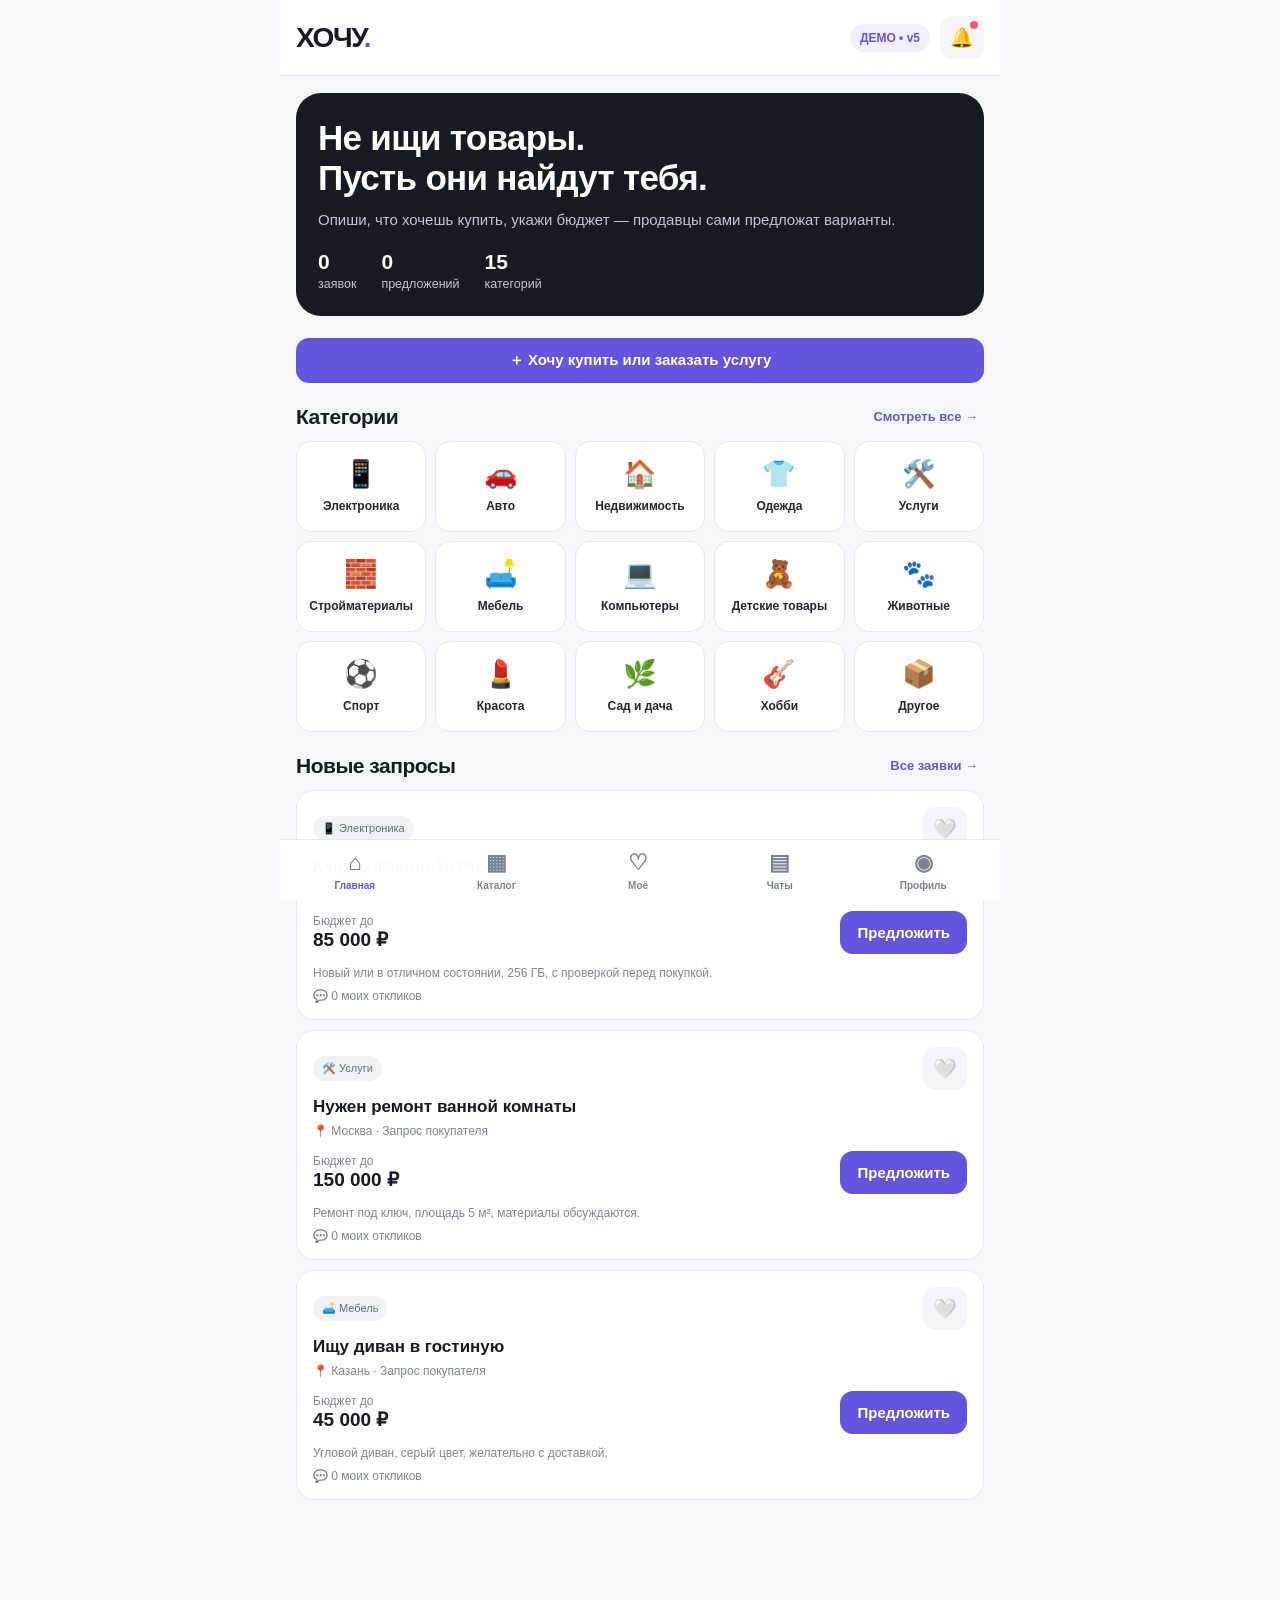
<file: HOCHU_universal_v5.html>
<!doctype html><html lang="ru"><head><meta charset="utf-8"><meta name="viewport" content="width=device-width,initial-scale=1,viewport-fit=cover"><meta name="theme-color" content="#ffffff"><title>ХОЧУ. — Маркетплейс наоборот</title>
<style>
:root{--ink:#171923;--muted:#818594;--border:#e7e8ee;--bg:#f6f7fa;--purple:#6456dc;--lav:#f0eeff;--green:#139768}*{box-sizing:border-box}body{margin:0;background:var(--bg);color:var(--ink);font-family:-apple-system,BlinkMacSystemFont,"Segoe UI",sans-serif;font-size:15px}button,input,textarea,select{font:inherit}button{cursor:pointer}button:disabled{opacity:.5}button:focus-visible,input:focus-visible,textarea:focus-visible,select:focus-visible{outline:2px solid var(--purple);outline-offset:2px}button{border:0}.app{max-width:720px;margin:auto;min-height:100vh;padding-bottom:95px}.header{position:sticky;top:0;background:#fffffff2;backdrop-filter:blur(12px);z-index:9;border-bottom:1px solid var(--border)}.headinner{padding:16px;display:flex;justify-content:space-between;align-items:center}.brand{font-size:28px;font-weight:900;letter-spacing:-1.4px}.brand i{color:var(--purple);font-style:normal}.pill{background:var(--lav);color:var(--purple);padding:7px 10px;border-radius:30px;font-size:12px;font-weight:700}.iconbtn{background:#f4f4f9;padding:10px;border-radius:12px;font-size:19px;position:relative}.dot{position:absolute;right:6px;top:5px;background:#ff5577;width:8px;height:8px;border-radius:50%}.page{padding:17px 16px;display:none}.page.active{display:block}.hero{background:#171923;color:white;border-radius:25px;padding:25px 22px;margin-bottom:22px}.hero h1{font-size:29px;line-height:1.13;letter-spacing:-.7px;margin:0 0 12px}.hero p{color:#c4c5d0;line-height:1.5;margin:0 0 18px}.stats{display:flex;gap:25px}.stats strong{font-size:21px;display:block}.stats small{color:#c5c6d0}.section{display:flex;align-items:center;justify-content:space-between;margin:22px 0 12px;gap:8px}.section h2{font-size:21px;margin:0;letter-spacing:-.5px}.link{color:var(--purple);background:none;font-size:13px;font-weight:700}.catgrid{display:grid;grid-template-columns:repeat(3,minmax(0,1fr));gap:9px}.cat{background:white;border:1px solid var(--border);border-radius:15px;min-height:91px;padding:12px 6px;text-align:center;color:#242632;font-size:12px;font-weight:650;line-height:1.25}.cat .emoji{font-size:27px;display:block;margin-bottom:8px}.cat.selected{background:var(--lav);border-color:#867aff;color:#4436bf}.field{width:100%;background:#fff;border:1px solid var(--border);border-radius:14px;padding:14px;min-height:48px;color:var(--ink)}textarea.field{min-height:95px;resize:vertical}.search{margin:12px 0 15px}.btn{padding:13px 17px;background:var(--purple);color:#fff;border-radius:13px;font-weight:750}.btn.block{width:100%}.btn.secondary{background:var(--lav);color:var(--purple)}.btn.light{background:#f1f2f6;color:var(--ink)}.btn.danger{background:#ffebee;color:#c2334b}.grid2{display:grid;grid-template-columns:1fr 1fr;gap:10px}.card{background:#fff;border:1px solid var(--border);border-radius:18px;padding:16px;margin:10px 0}.card h3{font-size:17px;margin:7px 0}.muted{color:var(--muted)}.small{font-size:12px}.row{display:flex;align-items:center;gap:10px}.between{justify-content:space-between}.stack{display:flex;flex-direction:column;gap:9px}.chip{border-radius:100px;background:#f1f2f6;padding:6px 9px;font-size:11px;color:#686e7b;display:inline-block}.chip.green{background:#e7f8ee;color:#168658}.price{font-size:19px;font-weight:850}.empty{text-align:center;background:#fff;border:1px dashed #dbdce6;border-radius:16px;color:var(--muted);padding:27px 17px;line-height:1.5;margin:12px 0}.empty b{display:block;color:var(--ink);margin:8px}.tabs{display:flex;gap:7px;overflow:auto;margin:12px 0 18px;scrollbar-width:none}.tab{white-space:nowrap;padding:10px 14px;border-radius:12px;background:#fff;border:1px solid var(--border);color:#6a6e7b;font-weight:650}.tab.active{background:#171923;color:white}.bottom{position:fixed;bottom:0;left:50%;transform:translateX(-50%);width:100%;max-width:720px;z-index:10;display:flex;background:#fffffffa;border-top:1px solid var(--border);padding:9px 4px calc(8px + env(safe-area-inset-bottom));justify-content:space-around}.nav{background:none;color:#7d8290;display:flex;flex-direction:column;align-items:center;gap:4px;min-width:55px;font-size:10px;font-weight:650}.nav .ico{font-size:22px}.nav.active{color:var(--purple)}.avatar{width:62px;height:62px;border-radius:20px;background:linear-gradient(135deg,#9186fd,#5142c9);display:flex;align-items:center;justify-content:center;font-size:26px;color:white;font-weight:850;flex-shrink:0}.menu{width:100%;padding:17px 3px;text-align:left;background:white;border-bottom:1px solid var(--border);display:flex;align-items:center;justify-content:space-between;font-weight:600;color:var(--ink)}.modaloverlay{position:fixed;inset:0;background:#17192399;z-index:30;display:none;align-items:flex-end;justify-content:center}.modaloverlay.show{display:flex}.modal{background:#fff;border-radius:24px 24px 0 0;padding:20px;width:100%;max-width:720px;max-height:88dvh;overflow:auto;padding-bottom:calc(24px + env(safe-area-inset-bottom))}.modal h2{margin:0 0 14px;font-size:22px}.modal label{font-size:12px;color:#656a78;font-weight:700;display:block;margin:13px 0 7px}.close{float:right;background:#f2f3f6;border-radius:50%;width:32px;height:32px;font-size:20px}.toast{position:fixed;bottom:100px;left:50%;transform:translateX(-50%);z-index:50;background:#242532;color:white;border-radius:12px;padding:12px 17px;max-width:90vw;box-shadow:0 5px 25px #0003;display:none;font-size:13px}.chatbox{height:240px;overflow:auto;background:#f6f6fa;border-radius:14px;padding:12px;display:flex;flex-direction:column;gap:7px}.bubble{max-width:85%;padding:9px 12px;background:white;border-radius:13px;align-self:flex-start;font-size:13px}.bubble.mine{background:#e6e2ff;align-self:flex-end}.note{background:#fff8e9;border:1px solid #f5e3b3;border-radius:12px;padding:11px;font-size:12px;color:#806c37;line-height:1.5}.hide{display:none!important}@media(min-width:600px){.catgrid{grid-template-columns:repeat(5,1fr)}.hero h1{font-size:35px}}
</style></head><body><div class="app"><header class="header"><div class="headinner"><div class="brand">ХОЧУ<i>.</i></div><div class="row"><span class="pill">ДЕМО • v5</span><button class="iconbtn" aria-label="Уведомления" onclick="navigate('notifications')">🔔<span class="dot" id="notifyDot"></span></button></div></div></header>
<main>
<section id="home" class="page active"><div class="hero"><h1>Не ищи товары.<br>Пусть они найдут тебя.</h1><p>Опиши, что хочешь купить, укажи бюджет — продавцы сами предложат варианты.</p><div class="stats"><span><strong id="nRequests">0</strong><small>заявок</small></span><span><strong id="nOffers">0</strong><small>предложений</small></span><span><strong id="nCategories">15</strong><small>категорий</small></span></div></div><button class="btn block" onclick="openRequest()">＋ Хочу купить или заказать услугу</button><div class="section"><h2>Категории</h2><button class="link" onclick="navigate('catalog')">Смотреть все →</button></div><div class="catgrid" id="homeCats"><button class="cat" onclick="chooseCategory('Электроника')"><span class="emoji">📱</span>Электроника</button><button class="cat" onclick="chooseCategory('Авто')"><span class="emoji">🚗</span>Авто</button><button class="cat" onclick="chooseCategory('Недвижимость')"><span class="emoji">🏠</span>Недвижимость</button><button class="cat" onclick="chooseCategory('Одежда')"><span class="emoji">👕</span>Одежда</button><button class="cat" onclick="chooseCategory('Услуги')"><span class="emoji">🛠️</span>Услуги</button><button class="cat" onclick="chooseCategory('Стройматериалы')"><span class="emoji">🧱</span>Стройматериалы</button></div><div class="section"><h2>Новые запросы</h2><button class="link" onclick="navigate('catalog')">Все заявки →</button></div><div id="recentRequests"></div></section>
<section id="catalog" class="page"><div class="section"><h2>Каталог запросов</h2><button class="btn secondary" onclick="openRequest()">＋ Запрос</button></div><input class="field search" id="search" placeholder="🔎 Что ищут покупатели?" oninput="renderCatalog()"><div class="grid2"><select class="field" id="categoryFilter" onchange="renderCatalog()"><option value="">Все категории</option></select><select class="field" id="sortFilter" onchange="renderCatalog()"><option value="new">Сначала новые</option><option value="cheap">Бюджет ↑</option><option value="expensive">Бюджет ↓</option></select></div><div class="tabs"><button class="tab active" id="roleAll" onclick="setCatalogRole('all')">Все заявки</button><button class="tab" id="roleMine" onclick="setCatalogRole('mine')">Мои заявки</button><button class="tab" id="roleFav" onclick="setCatalogRole('fav')">Избранное</button></div><div id="catalogResults"></div></section>
<section id="inbox" class="page"><div class="section"><h2>Сообщения</h2><span class="chip">Демо-чат</span></div><div id="chatList"></div></section>
<section id="activity" class="page"><div class="section"><h2>Моя активность</h2></div><div class="tabs"><button class="tab active" id="activityRequests" onclick="setActivity('requests')">Мои заявки</button><button class="tab" id="activityOffers" onclick="setActivity('offers')">Мои отклики</button><button class="tab" id="activityFavorites" onclick="setActivity('favorites')">Избранное</button></div><div id="activityBody"></div></section>
<section id="profile" class="page"><div class="section"><h2>Личный кабинет</h2><button class="link" onclick="openProfileEdit()">Изменить</button></div><div class="card"><div class="row"><div class="avatar" id="profileAvatar">Г</div><div><h2 id="profileName" style="margin:0 0 5px;font-size:21px">Гость</h2><div class="muted small" id="profileCity">Город не указан</div><div class="chip green" style="margin-top:7px">● Демо-профиль</div></div></div><div class="grid2" style="margin-top:17px"><div class="card" style="margin:0;text-align:center"><strong id="profileReqCount" style="font-size:23px">0</strong><div class="small muted">Мои заявки</div></div><div class="card" style="margin:0;text-align:center"><strong id="profileOfferCount" style="font-size:23px">0</strong><div class="small muted">Мои отклики</div></div></div></div><div class="section"><h2>Покупатель и продавец</h2></div><div class="card"><button class="menu" onclick="navigate('activity');setActivity('requests')">🛍️ Мои покупки и запросы <span>›</span></button><button class="menu" onclick="navigate('activity');setActivity('offers')">🏷️ Мои предложения продавца <span>›</span></button><button class="menu" onclick="navigate('activity');setActivity('favorites')">❤️ Избранное <span>›</span></button><button class="menu" onclick="navigate('inbox')">💬 Мои сообщения <span>›</span></button><button class="menu" onclick="navigate('notifications')">🔔 Уведомления <span>›</span></button><button class="menu" onclick="openSettings()">⚙️ Настройки <span>›</span></button></div><div class="note">🔒 Пока это демоверсия: профиль, заявки, отклики и сообщения хранятся только в браузере на этом устройстве. Регистрации, платежей и реальных пользователей нет.</div></section>
<section id="notifications" class="page"><div class="section"><h2>Уведомления</h2><button class="link" onclick="markRead()">Прочитать все</button></div><div id="notificationsBody"></div></section>
</main><nav class="bottom"><button class="nav active" data-page="home" onclick="navigate('home')"><span class="ico">⌂</span>Главная</button><button class="nav" data-page="catalog" onclick="navigate('catalog')"><span class="ico">▦</span>Каталог</button><button class="nav" data-page="activity" onclick="navigate('activity')"><span class="ico">♡</span>Моё</button><button class="nav" data-page="inbox" onclick="navigate('inbox')"><span class="ico">▤</span>Чаты</button><button class="nav" data-page="profile" onclick="navigate('profile')"><span class="ico">◉</span>Профиль</button></nav></div>
<div class="modaloverlay" id="overlay" onclick="if(event.target===this)closeModal()"><div class="modal" id="modal"></div></div><div class="toast" id="toast"></div>
<script>
'use strict';
const cats=[['📱','Электроника'],['🚗','Авто'],['🏠','Недвижимость'],['👕','Одежда'],['🛠️','Услуги'],['🧱','Стройматериалы'],['🛋️','Мебель'],['💻','Компьютеры'],['🧸','Детские товары'],['🐾','Животные'],['⚽','Спорт'],['💄','Красота'],['🌿','Сад и дача'],['🎸','Хобби'],['📦','Другое']];
const sample=[{id:101,title:'Куплю iPhone 16 Pro',category:'Электроника',budget:85000,city:'Екатеринбург',description:'Новый или в отличном состоянии, 256 ГБ, с проверкой перед покупкой.',owner:'demo',created:5},{id:102,title:'Нужен ремонт ванной комнаты',category:'Услуги',budget:150000,city:'Москва',description:'Ремонт под ключ, площадь 5 м², материалы обсуждаются.',owner:'demo',created:4},{id:103,title:'Ищу диван в гостиную',category:'Мебель',budget:45000,city:'Казань',description:'Угловой диван, серый цвет, желательно с доставкой.',owner:'demo',created:3},{id:104,title:'Куплю зимние шины R18',category:'Авто',budget:60000,city:'Санкт-Петербург',description:'Комплект 4 шт., рассматриваю новые и б/у.',owner:'demo',created:2},{id:105,title:'Нужен газоблок для строительства',category:'Стройматериалы',budget:220000,city:'Екатеринбург',description:'Газобетон D500, доставка до участка, объём уточню.',owner:'demo',created:1}];
const initial={profile:{name:'Гость',city:'Екатеринбург',about:'',phone:'',notifications:true},requests:[],offers:[],favorites:[],messages:[],notifications:[{id:1,text:'Добро пожаловать в ХОЧУ.! Создайте первую заявку.',read:false,date:Date.now()}]};
let state;try{state=JSON.parse(localStorage.getItem('hochu_v5'))||structuredClone(initial)}catch(e){state=JSON.parse(JSON.stringify(initial))}state.profile||=initial.profile;for(const k of ['requests','offers','favorites','messages','notifications'])if(!Array.isArray(state[k]))state[k]=[];
let catalogRole='all',activityMode='requests';const $=id=>document.getElementById(id);const safe=s=>String(s??'').replace(/[&<>"']/g,c=>({'&':'&amp;','<':'&lt;','>':'&gt;','"':'&quot;',"'":'&#39;'}[c]));const money=n=>Number(n||0).toLocaleString('ru-RU')+' ₽';const all=()=>[...state.requests,...sample];const save=()=>{try{localStorage.setItem('hochu_v5',JSON.stringify(state))}catch(e){toast('Не удалось сохранить данные на устройстве')}};const me=id=>state.requests.some(x=>x.id===id);const uid=()=>Date.now()+Math.floor(Math.random()*10000);const announce=t=>{state.notifications.unshift({id:uid(),text:t,date:Date.now(),read:false});save()};function toast(s){$('toast').textContent=s;$('toast').style.display='block';clearTimeout(window.toastTimer);window.toastTimer=setTimeout(()=>$('toast').style.display='none',2700)}
function navigate(page){document.querySelectorAll('.page').forEach(el=>el.classList.toggle('active',el.id===page));document.querySelectorAll('.nav').forEach(el=>el.classList.toggle('active',el.dataset.page===page));scrollTo({top:0,behavior:'instant'});render()}
function setCatalogRole(role){catalogRole=role;renderCatalog()};function setActivity(mode){activityMode=mode;renderActivity()}
function chooseCategory(cat){navigate('catalog');$('categoryFilter').value=cat;renderCatalog()}
function requestCard(r){let mine=me(r.id),fav=state.favorites.includes(r.id),offers=state.offers.filter(o=>o.requestId===r.id).length;return `<article class="card"><div class="row between"><span class="chip">${safe(cats.find(c=>c[1]===r.category)?.[0]||'📦')} ${safe(r.category)}</span><button class="iconbtn" aria-label="${fav?'Убрать из избранного':'В избранное'}" onclick="toggleFavorite(${r.id})">${fav?'❤️':'🤍'}</button></div><h3>${safe(r.title)}</h3><div class="muted small" style="margin-bottom:13px">📍 ${safe(r.city)} · ${mine?'Моя заявка':'Запрос покупателя'}</div><div class="row between"><div><div class="muted small">Бюджет до</div><div class="price">${money(r.budget)}</div></div><button class="btn ${mine?'secondary':''}" onclick="${mine?`showRequest(${r.id})`:`openOffer(${r.id})`}">${mine?'Подробнее':'Предложить'}</button></div><div class="muted small" style="margin-top:12px">${safe(r.description)}</div><div class="small muted" style="margin-top:9px">💬 ${offers} моих откликов</div></article>`}
function renderHome(){$('nRequests').textContent=state.requests.length;$('nOffers').textContent=state.offers.length;$('nCategories').textContent=cats.length;$('homeCats').innerHTML=cats.map(c=>`<button class="cat" onclick="chooseCategory('${c[1]}')"><span class="emoji">${c[0]}</span>${safe(c[1])}</button>`).join('');$('recentRequests').innerHTML=all().slice(0,3).map(requestCard).join('')}
function renderCatalog(){const sel=$('categoryFilter');if(sel.options.length===1)sel.innerHTML='<option value="">Все категории</option>'+cats.map(c=>`<option value="${safe(c[1])}">${c[0]} ${safe(c[1])}</option>`).join('');document.querySelectorAll('#catalog .tab').forEach(el=>el.classList.toggle('active',el.id===({all:'roleAll',mine:'roleMine',fav:'roleFav'}[catalogRole])));let arr=all(),search=$('search').value.toLowerCase().trim(),cat=sel.value;if(cat)arr=arr.filter(x=>x.category===cat);if(search)arr=arr.filter(x=>(x.title+' '+x.description+' '+x.city).toLowerCase().includes(search));if(catalogRole==='mine')arr=arr.filter(x=>me(x.id));if(catalogRole==='fav')arr=arr.filter(x=>state.favorites.includes(x.id));if($('sortFilter').value==='cheap')arr.sort((a,b)=>a.budget-b.budget);else if($('sortFilter').value==='expensive')arr.sort((a,b)=>b.budget-a.budget);else arr.sort((a,b)=>(b.created||0)-(a.created||0));$('catalogResults').innerHTML=arr.length?arr.map(requestCard).join(''):'<div class="empty">🔎<b>Заявок пока нет</b>Попробуйте другую категорию или создайте свою заявку.</div>'}
function renderActivity(){document.querySelectorAll('#activity .tab').forEach(el=>el.classList.toggle('active',el.id===({requests:'activityRequests',offers:'activityOffers',favorites:'activityFavorites'}[activityMode])));let a='';if(activityMode==='requests'){a='<button class="btn block" onclick="openRequest()">＋ Создать заявку</button>'+ (state.requests.length?state.requests.map(requestCard).join(''):'<div class="empty">🛍️<b>Пока нет ваших заявок</b>Создайте запрос, чтобы получить предложения.</div>')}else if(activityMode==='offers'){a=state.offers.length?state.offers.map(o=>`<article class="card"><div class="small muted">${safe(all().find(r=>r.id===o.requestId)?.title||'Заявка удалена')}</div><h3>${money(o.price)}</h3><div class="muted small">${safe(o.description)}</div><button class="btn secondary" style="margin-top:12px" onclick="openChat(${o.id})">Переписка</button></article>`).join(''):'<div class="empty">🏷️<b>Откликов нет</b>Найдите заявку в каталоге и предложите товар или услугу.</div>'}else{let fav=all().filter(r=>state.favorites.includes(r.id));a=fav.length?fav.map(requestCard).join(''):'<div class="empty">❤️<b>Избранное пусто</b>Сохраняйте интересные заявки сердечком.</div>'}$('activityBody').innerHTML=a}
function renderProfile(){$('profileName').textContent=state.profile.name||'Гость';$('profileCity').textContent=state.profile.city||'Город не указан';$('profileAvatar').textContent=(state.profile.name||'Г').trim()[0].toUpperCase();$('profileReqCount').textContent=state.requests.length;$('profileOfferCount').textContent=state.offers.length}
function renderInbox(){let msgs=state.offers.map(o=>`<div class="card" onclick="openChat(${o.id})" role="button" tabindex="0" onkeydown="if(event.key==='Enter')openChat(${o.id})"><div class="row between"><div><b>💬 ${safe(all().find(r=>r.id===o.requestId)?.title||'Заявка')}</b><div class="muted small">Ваше предложение: ${money(o.price)}</div></div><span style="font-size:22px">›</span></div></div>`);$('chatList').innerHTML=msgs.length?msgs.join(''):'<div class="empty">💬<b>Диалогов пока нет</b>После отправки предложения здесь появится демонстрационный чат.</div>'}
function renderNotifications(){$('notifyDot').classList.toggle('hide',!state.notifications.some(n=>!n.read));$('notificationsBody').innerHTML=state.notifications.length?state.notifications.map(n=>`<div class="card"><div class="row"><span>${n.read?'🔔':'🟣'}</span><div><div>${safe(n.text)}</div><div class="muted small">${new Date(n.date).toLocaleString('ru-RU')}</div></div></div></div>`).join(''):'<div class="empty">Новых уведомлений нет</div>'}
function render(){renderHome();renderCatalog();renderActivity();renderProfile();renderInbox();renderNotifications()}
function modal(html){$('modal').innerHTML='<button class="close" onclick="closeModal()" aria-label="Закрыть">×</button>'+html;$('overlay').classList.add('show')};function closeModal(){$('overlay').classList.remove('show')}
function openRequest(){modal(`<h2>Что хотите купить?</h2><form onsubmit="createRequest(event)"><label>Название запроса *</label><input class="field" name="title" placeholder="Например, куплю велосипед" required maxlength="100"><label>Категория *</label><select class="field" name="category" required>${cats.map(c=>`<option value="${safe(c[1])}">${c[0]} ${safe(c[1])}</option>`).join('')}</select><label>Бюджет, ₽ *</label><input class="field" type="number" name="budget" min="1" max="1000000000" required placeholder="50000"><label>Город *</label><input class="field" name="city" maxlength="90" value="${safe(state.profile.city)}" required><label>Подробности</label><textarea class="field" name="description" maxlength="1000" placeholder="Состояние, характеристики, сроки, доставка..."></textarea><button class="btn block" type="submit" style="margin-top:16px">Опубликовать запрос</button></form>`)}
function createRequest(e){e.preventDefault();const f=new FormData(e.target);let r={id:uid(),title:String(f.get('title')).trim(),category:String(f.get('category')),budget:Number(f.get('budget')),city:String(f.get('city')).trim(),description:String(f.get('description')||'').trim(),owner:'me',created:Date.now()};if(!r.title||!r.city||!(r.budget>0)){toast('Заполните обязательные поля');return}state.requests.unshift(r);announce('Ваша заявка «'+r.title+'» опубликована в демоверсии.');closeModal();navigate('activity');setActivity('requests');toast('Заявка создана')}
function openOffer(id){const r=all().find(x=>x.id===id);if(!r)return;modal(`<h2>Предложить вариант</h2><div class="card"><b>${safe(r.title)}</b><div class="muted small">Бюджет ${money(r.budget)} · ${safe(r.city)}</div></div><form onsubmit="createOffer(event,${id})"><label>Ваша цена, ₽ *</label><input class="field" name="price" type="number" min="1" required placeholder="Укажите цену"><label>Описание предложения *</label><textarea class="field" name="description" maxlength="1000" required placeholder="Что предлагаете, состояние, доставка, гарантия..."></textarea><label>Ссылка на фото товара (необязательно)</label><input class="field" type="url" name="photo" placeholder="https://..."><button class="btn block" style="margin-top:17px">Отправить предложение</button></form>`)}
function createOffer(e,id){e.preventDefault();let f=new FormData(e.target),p=Number(f.get('price')),d=String(f.get('description')||'').trim(),photo=String(f.get('photo')||'');if(!(p>0)||!d){toast('Введите цену и описание');return}let o={id:uid(),requestId:id,price:p,description:d,photo:photo.startsWith('https://')?photo:'',created:Date.now()};state.offers.unshift(o);announce('Вы отправили предложение по заявке «'+(all().find(r=>r.id===id)?.title||'')+'».');closeModal();navigate('activity');setActivity('offers');toast('Предложение отправлено')}
function toggleFavorite(id){const i=state.favorites.indexOf(id);i>=0?state.favorites.splice(i,1):state.favorites.push(id);save();render();toast(i>=0?'Удалено из избранного':'Добавлено в избранное')}
function showRequest(id){let r=state.requests.find(x=>x.id===id);if(!r)return;modal(`<h2>${safe(r.title)}</h2><div class="muted">${safe(r.category)} · ${safe(r.city)}</div><h3>${money(r.budget)}</h3><p>${safe(r.description)||'Описание не указано'}</p><p class="muted small">Предложения от других пользователей появятся здесь после подключения сервера.</p><div class="grid2"><button class="btn secondary" onclick="closeModal();openEditRequest(${id})">Изменить</button><button class="btn danger" onclick="deleteRequest(${id})">Удалить</button></div>`)}
function openEditRequest(id){let r=state.requests.find(x=>x.id===id);if(!r)return;modal(`<h2>Редактировать заявку</h2><form onsubmit="editRequest(event,${id})"><label>Название</label><input class="field" name="title" required maxlength="100" value="${safe(r.title)}"><label>Бюджет, ₽</label><input class="field" name="budget" required type="number" min="1" value="${r.budget}"><label>Описание</label><textarea class="field" name="description" maxlength="1000">${safe(r.description)}</textarea><button class="btn block" style="margin-top:16px">Сохранить</button></form>`)}
function editRequest(e,id){e.preventDefault();let r=state.requests.find(x=>x.id===id),f=new FormData(e.target);if(!r)return;r.title=String(f.get('title')).trim();r.budget=Number(f.get('budget'));r.description=String(f.get('description')).trim();save();closeModal();render();toast('Изменения сохранены')}
function deleteRequest(id){if(!confirm('Удалить заявку?'))return;state.requests=state.requests.filter(r=>r.id!==id);state.favorites=state.favorites.filter(i=>i!==id);save();closeModal();render();toast('Заявка удалена')}
function openProfileEdit(){modal(`<h2>Редактировать профиль</h2><form onsubmit="saveProfile(event)"><label>Имя или название магазина *</label><input class="field" name="name" maxlength="80" required value="${safe(state.profile.name)}"><label>Город</label><input class="field" name="city" maxlength="90" value="${safe(state.profile.city)}"><label>Телефон (только локально)</label><input class="field" name="phone" type="tel" maxlength="30" value="${safe(state.profile.phone)}" placeholder="+7 ..."><label>О себе / магазине</label><textarea class="field" name="about" maxlength="500">${safe(state.profile.about)}</textarea><button class="btn block" style="margin-top:16px">Сохранить профиль</button></form>`)}
function saveProfile(e){e.preventDefault();let f=new FormData(e.target);for(let k of ['name','city','phone','about'])state.profile[k]=String(f.get(k)||'').trim();save();closeModal();render();toast('Профиль обновлён')}
function openChat(id){const o=state.offers.find(x=>x.id===id);if(!o)return;const r=all().find(x=>x.id===o.requestId);const msgs=state.messages.filter(m=>m.offerId===id);modal(`<h2>💬 ${safe(r?.title||'Переписка')}</h2><p class="muted small">Демо-чат: сообщения видны только вам на этом устройстве.</p><div class="chatbox" id="chatbox"><div class="bubble">Вы предложили: ${money(o.price)} — ${safe(o.description)}</div>${msgs.map(m=>`<div class="bubble mine">${safe(m.text)}</div>`).join('')}</div><form onsubmit="sendMessage(event,${id})" class="row" style="margin-top:10px"><input class="field" name="text" maxlength="500" required placeholder="Написать сообщение..."><button class="btn">➤</button></form>`);$('chatbox').scrollTop=$('chatbox').scrollHeight}
function sendMessage(e,id){e.preventDefault();let s=String(new FormData(e.target).get('text')||'').trim();if(!s)return;state.messages.push({id:uid(),offerId:id,text:s,date:Date.now()});save();openChat(id)}
function markRead(){state.notifications.forEach(n=>n.read=true);save();renderNotifications();toast('Все уведомления прочитаны')}
function openSettings(){modal(`<h2>Настройки</h2><div class="card"><div class="row between"><div><b>Уведомления</b><div class="muted small">Настройка внутри демонстрации</div></div><input type="checkbox" id="settingNotify" ${state.profile.notifications?'checked':''} onchange="state.profile.notifications=this.checked;save()"></div></div><div class="note">Для настоящих push-уведомлений, авторизации и синхронизации между устройствами потребуется серверная версия.</div><button class="btn danger block" style="margin-top:16px" onclick="resetDemo()">Сбросить мои демоданные</button>`)}
function resetDemo(){if(!confirm('Удалить профиль, ваши заявки, предложения и сообщения в этой демоверсии?'))return;state=JSON.parse(JSON.stringify(initial));save();closeModal();navigate('home');toast('Данные сброшены')}
render();
</script></body></html>
</file>
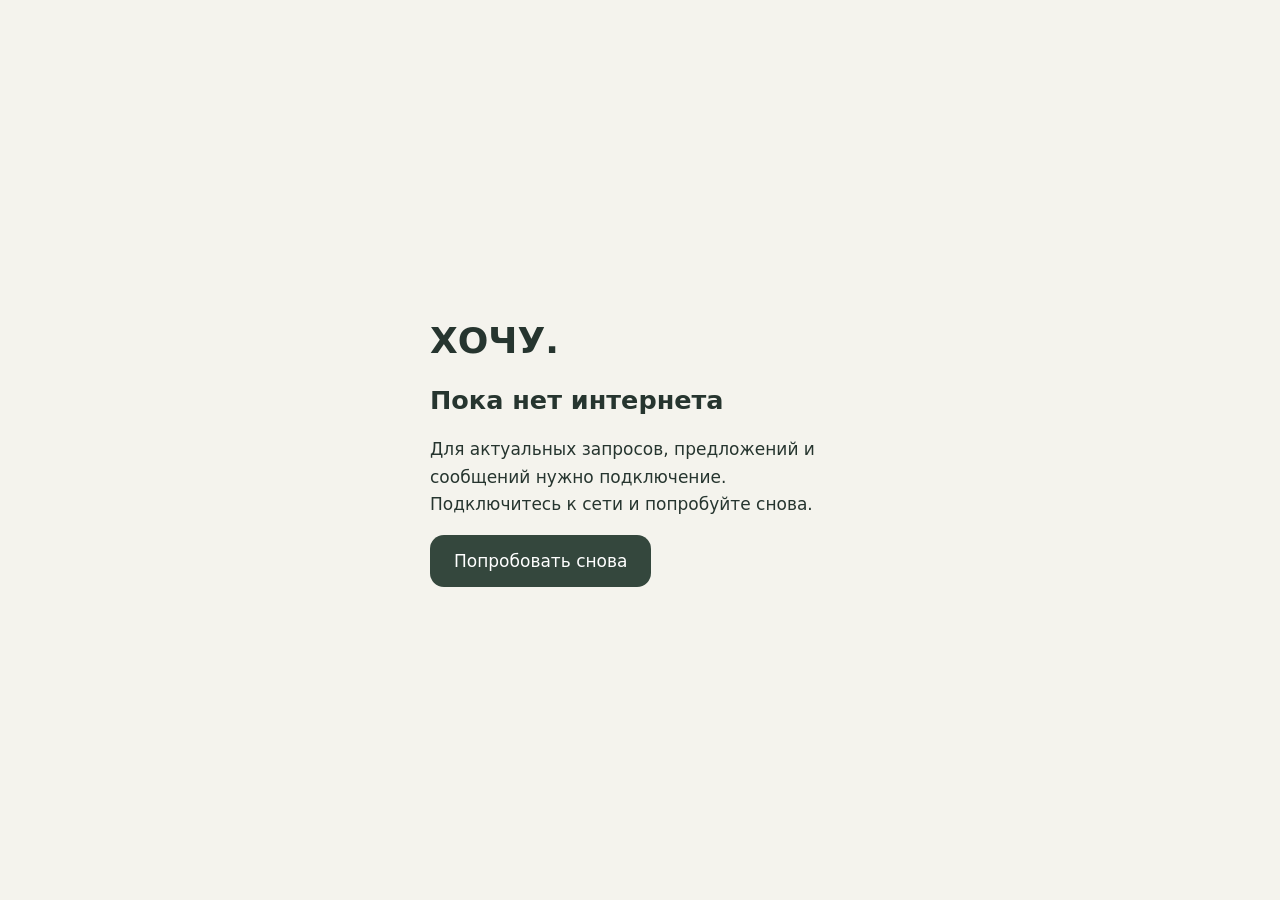
<file: offline.html>
<!doctype html><html lang="ru"><meta charset="utf-8"><meta name="viewport" content="width=device-width,initial-scale=1"><meta name="theme-color" content="#34473d"><title>ХОЧУ. — Нет соединения</title><style>body{margin:0;background:#f4f3ed;color:#26352f;font:17px system-ui;min-height:100dvh;display:grid;place-items:center}main{max-width:420px;padding:28px}h1{font-size:36px}p{line-height:1.6}button{background:#34473d;color:white;border:0;border-radius:14px;padding:16px 24px;font:inherit;cursor:pointer}</style><main><h1>ХОЧУ.</h1><h2>Пока нет интернета</h2><p>Для актуальных запросов, предложений и сообщений нужно подключение. Подключитесь к сети и попробуйте снова.</p><button onclick="location.reload()">Попробовать снова</button><p id="status" role="status"></p></main><script>addEventListener('online',()=>{document.getElementById('status').textContent='Соединение восстановлено. Нажмите «Попробовать снова».'})</script></html>
</file>
